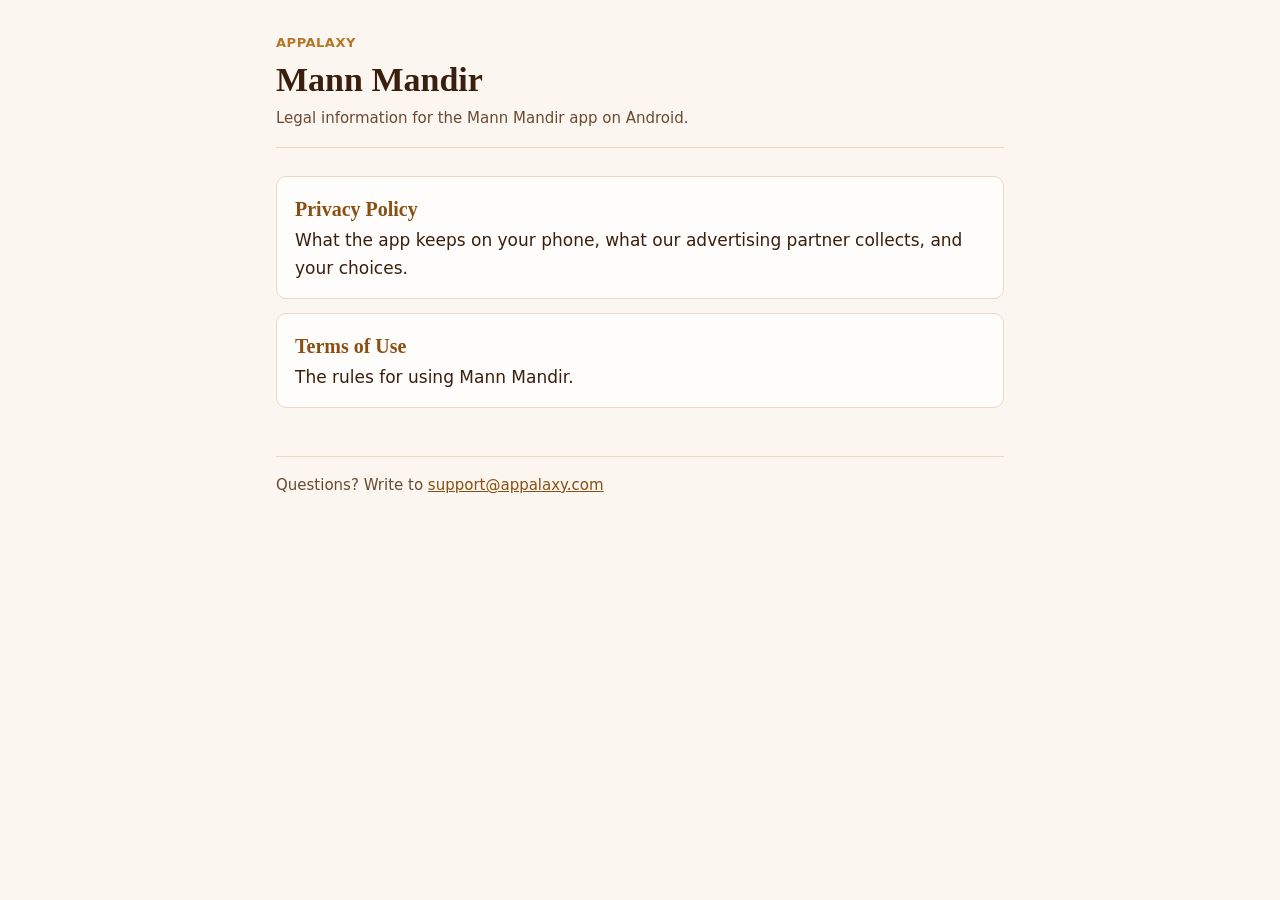
<file: index.html>
<!doctype html>
<html lang="en">
<head>
  <meta charset="utf-8">
  <meta name="viewport" content="width=device-width, initial-scale=1">
  <title>Mann Mandir – Legal</title>
  <meta name="description" content="Privacy policy and terms of use for the Mann Mandir app by Appalaxy.">
  <link rel="icon" href="data:image/svg+xml,%3Csvg xmlns=%22http://www.w3.org/2000/svg%22 viewBox=%220 0 100 100%22%3E%3Ctext y=%22.9em%22 font-size=%2290%22%3E🪔%3C/text%3E%3C/svg%3E">
  <link rel="stylesheet" href="style.css">
</head>
<body>
<main>
  <header>
    <div class="brand">Appalaxy</div>
    <h1>Mann Mandir</h1>
    <p class="updated">Legal information for the Mann Mandir app on Android.</p>
  </header>

  <div class="cards">
    <a href="privacy.html"><strong>Privacy Policy</strong><br>What the app keeps on your phone, what our advertising partner collects, and your choices.</a>
    <a href="terms.html"><strong>Terms of Use</strong><br>The rules for using Mann Mandir.</a>
  </div>

  <footer>
    Questions? Write to <a href="mailto:support@appalaxy.com">support@appalaxy.com</a>
  </footer>
</main>
</body>
</html>
</file>
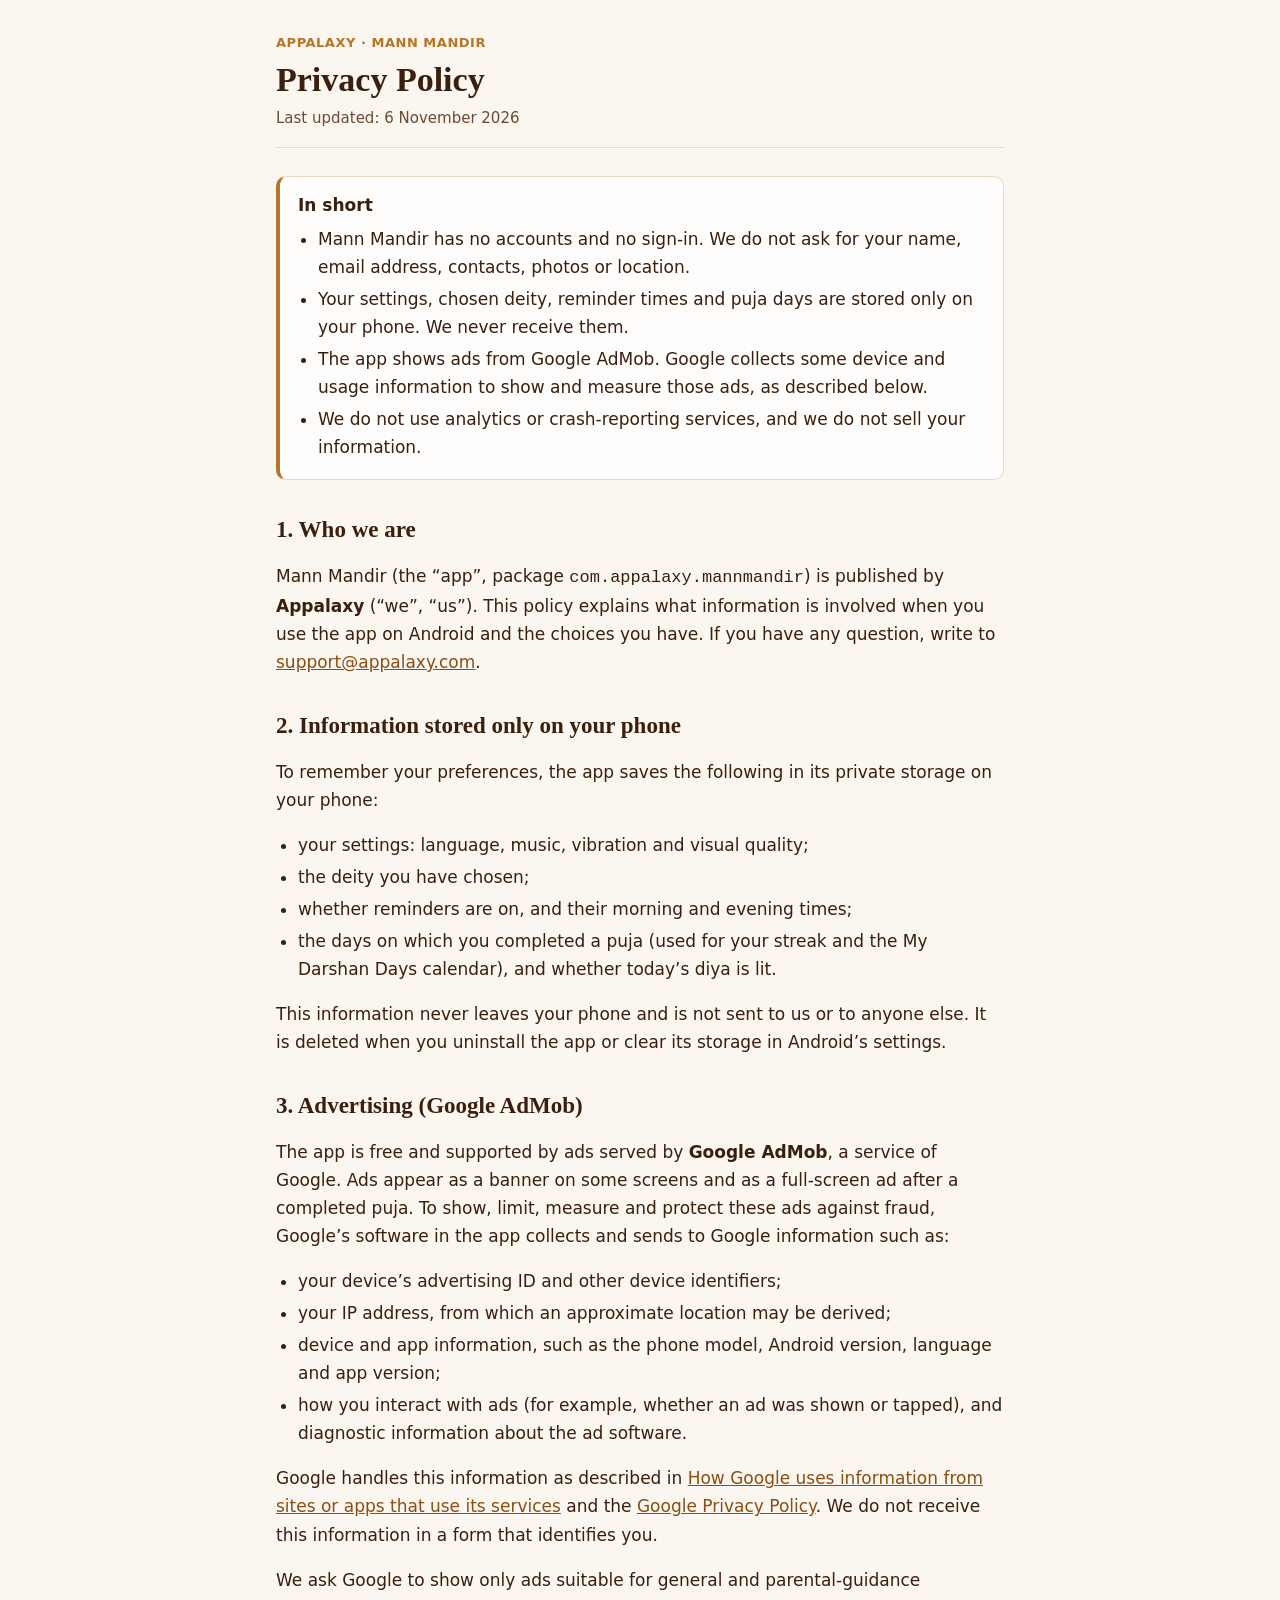
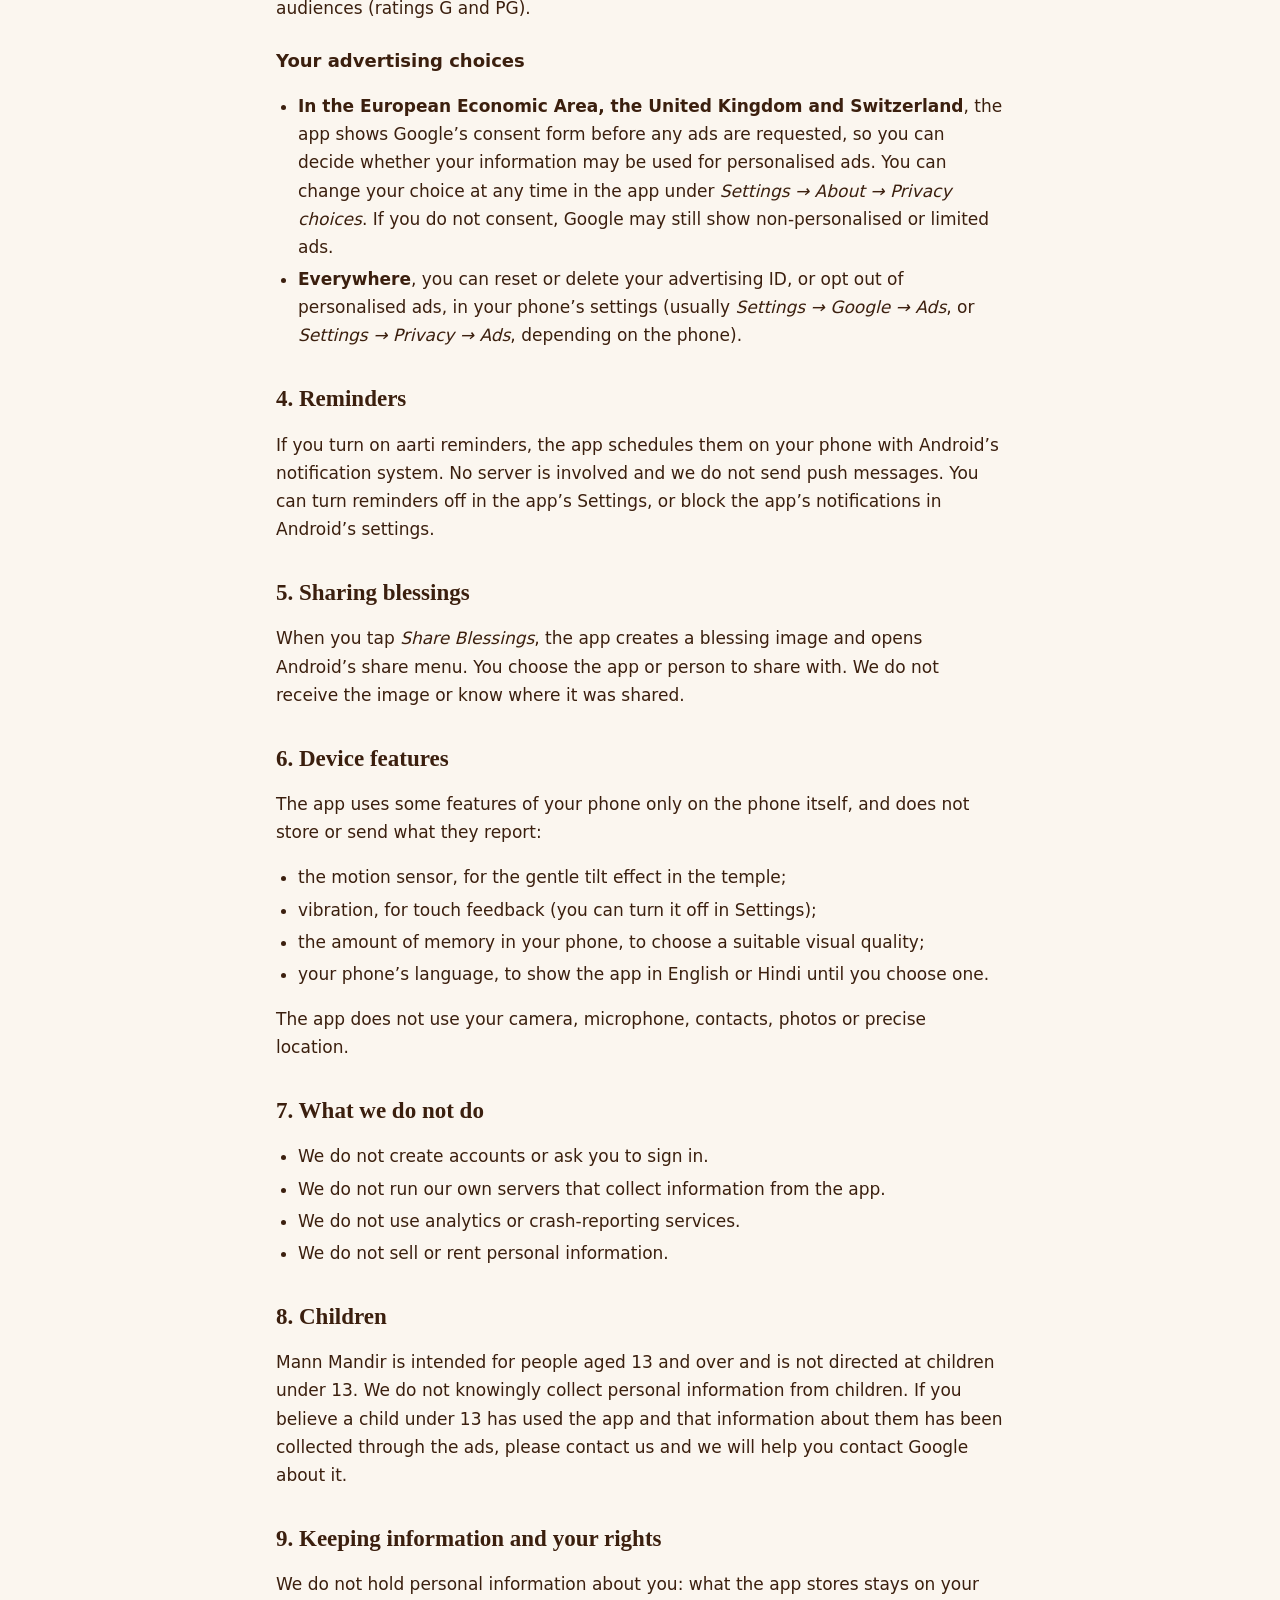
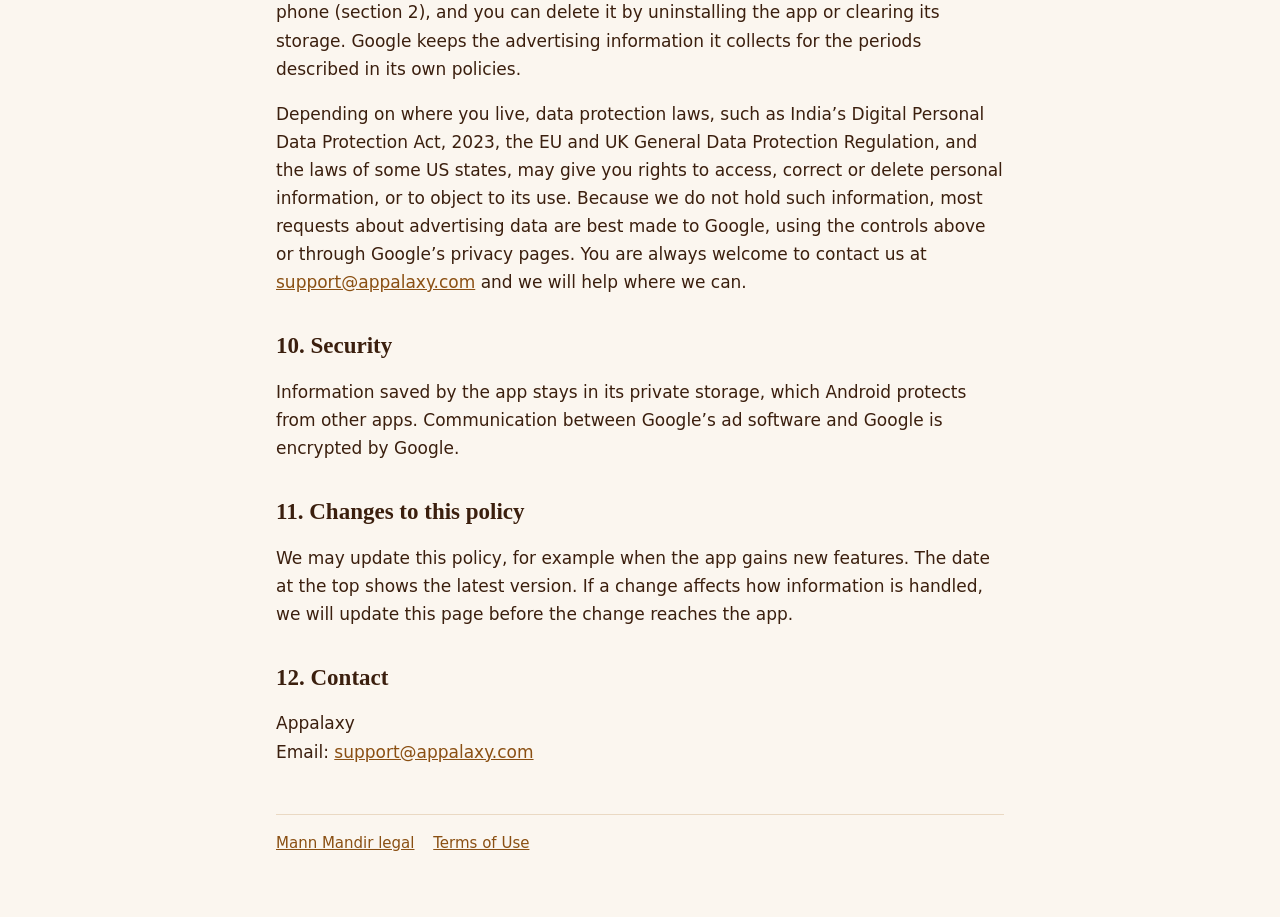
<file: privacy.html>
<!doctype html>
<html lang="en">
<head>
  <meta charset="utf-8">
  <meta name="viewport" content="width=device-width, initial-scale=1">
  <title>Mann Mandir – Privacy Policy</title>
  <meta name="description" content="How the Mann Mandir app handles your information.">
  <link rel="icon" href="data:image/svg+xml,%3Csvg xmlns=%22http://www.w3.org/2000/svg%22 viewBox=%220 0 100 100%22%3E%3Ctext y=%22.9em%22 font-size=%2290%22%3E🪔%3C/text%3E%3C/svg%3E">
  <link rel="stylesheet" href="style.css">
</head>
<body>
<main>
  <header>
    <div class="brand">Appalaxy · Mann Mandir</div>
    <h1>Privacy Policy</h1>
    <p class="updated">Last updated: 6 November 2026</p>
  </header>

  <div class="summary">
    <strong>In short</strong>
    <ul>
      <li>Mann Mandir has no accounts and no sign-in. We do not ask for your name, email address, contacts, photos or location.</li>
      <li>Your settings, chosen deity, reminder times and puja days are stored only on your phone. We never receive them.</li>
      <li>The app shows ads from Google AdMob. Google collects some device and usage information to show and measure those ads, as described below.</li>
      <li>We do not use analytics or crash-reporting services, and we do not sell your information.</li>
    </ul>
  </div>

  <h2>1. Who we are</h2>
  <p>Mann Mandir (the “app”, package <code>com.appalaxy.mannmandir</code>) is published by <strong>Appalaxy</strong> (“we”, “us”). This policy explains what information is involved when you use the app on Android and the choices you have. If you have any question, write to <a href="mailto:support@appalaxy.com">support@appalaxy.com</a>.</p>

  <h2>2. Information stored only on your phone</h2>
  <p>To remember your preferences, the app saves the following in its private storage on your phone:</p>
  <ul>
    <li>your settings: language, music, vibration and visual quality;</li>
    <li>the deity you have chosen;</li>
    <li>whether reminders are on, and their morning and evening times;</li>
    <li>the days on which you completed a puja (used for your streak and the My Darshan Days calendar), and whether today’s diya is lit.</li>
  </ul>
  <p>This information never leaves your phone and is not sent to us or to anyone else. It is deleted when you uninstall the app or clear its storage in Android’s settings.</p>

  <h2>3. Advertising (Google AdMob)</h2>
  <p>The app is free and supported by ads served by <strong>Google AdMob</strong>, a service of Google. Ads appear as a banner on some screens and as a full-screen ad after a completed puja. To show, limit, measure and protect these ads against fraud, Google’s software in the app collects and sends to Google information such as:</p>
  <ul>
    <li>your device’s advertising ID and other device identifiers;</li>
    <li>your IP address, from which an approximate location may be derived;</li>
    <li>device and app information, such as the phone model, Android version, language and app version;</li>
    <li>how you interact with ads (for example, whether an ad was shown or tapped), and diagnostic information about the ad software.</li>
  </ul>
  <p>Google handles this information as described in <a href="https://policies.google.com/technologies/partner-sites">How Google uses information from sites or apps that use its services</a> and the <a href="https://policies.google.com/privacy">Google Privacy Policy</a>. We do not receive this information in a form that identifies you.</p>
  <p>We ask Google to show only ads suitable for general and parental-guidance audiences (ratings G and PG).</p>

  <h3>Your advertising choices</h3>
  <ul>
    <li><strong>In the European Economic Area, the United Kingdom and Switzerland</strong>, the app shows Google’s consent form before any ads are requested, so you can decide whether your information may be used for personalised ads. You can change your choice at any time in the app under <em>Settings → About → Privacy choices</em>. If you do not consent, Google may still show non-personalised or limited ads.</li>
    <li><strong>Everywhere</strong>, you can reset or delete your advertising ID, or opt out of personalised ads, in your phone’s settings (usually <em>Settings → Google → Ads</em>, or <em>Settings → Privacy → Ads</em>, depending on the phone).</li>
  </ul>

  <h2>4. Reminders</h2>
  <p>If you turn on aarti reminders, the app schedules them on your phone with Android’s notification system. No server is involved and we do not send push messages. You can turn reminders off in the app’s Settings, or block the app’s notifications in Android’s settings.</p>

  <h2>5. Sharing blessings</h2>
  <p>When you tap <em>Share Blessings</em>, the app creates a blessing image and opens Android’s share menu. You choose the app or person to share with. We do not receive the image or know where it was shared.</p>

  <h2>6. Device features</h2>
  <p>The app uses some features of your phone only on the phone itself, and does not store or send what they report:</p>
  <ul>
    <li>the motion sensor, for the gentle tilt effect in the temple;</li>
    <li>vibration, for touch feedback (you can turn it off in Settings);</li>
    <li>the amount of memory in your phone, to choose a suitable visual quality;</li>
    <li>your phone’s language, to show the app in English or Hindi until you choose one.</li>
  </ul>
  <p>The app does not use your camera, microphone, contacts, photos or precise location.</p>

  <h2>7. What we do not do</h2>
  <ul>
    <li>We do not create accounts or ask you to sign in.</li>
    <li>We do not run our own servers that collect information from the app.</li>
    <li>We do not use analytics or crash-reporting services.</li>
    <li>We do not sell or rent personal information.</li>
  </ul>

  <h2>8. Children</h2>
  <p>Mann Mandir is intended for people aged 13 and over and is not directed at children under 13. We do not knowingly collect personal information from children. If you believe a child under 13 has used the app and that information about them has been collected through the ads, please contact us and we will help you contact Google about it.</p>

  <h2>9. Keeping information and your rights</h2>
  <p>We do not hold personal information about you: what the app stores stays on your phone (section 2), and you can delete it by uninstalling the app or clearing its storage. Google keeps the advertising information it collects for the periods described in its own policies.</p>
  <p>Depending on where you live, data protection laws, such as India’s Digital Personal Data Protection Act, 2023, the EU and UK General Data Protection Regulation, and the laws of some US states, may give you rights to access, correct or delete personal information, or to object to its use. Because we do not hold such information, most requests about advertising data are best made to Google, using the controls above or through Google’s privacy pages. You are always welcome to contact us at <a href="mailto:support@appalaxy.com">support@appalaxy.com</a> and we will help where we can.</p>

  <h2>10. Security</h2>
  <p>Information saved by the app stays in its private storage, which Android protects from other apps. Communication between Google’s ad software and Google is encrypted by Google.</p>

  <h2>11. Changes to this policy</h2>
  <p>We may update this policy, for example when the app gains new features. The date at the top shows the latest version. If a change affects how information is handled, we will update this page before the change reaches the app.</p>

  <h2>12. Contact</h2>
  <p>Appalaxy<br>Email: <a href="mailto:support@appalaxy.com">support@appalaxy.com</a></p>

  <footer>
    <a href="index.html">Mann Mandir legal</a>
    <a href="terms.html">Terms of Use</a>
  </footer>
</main>
</body>
</html>
</file>
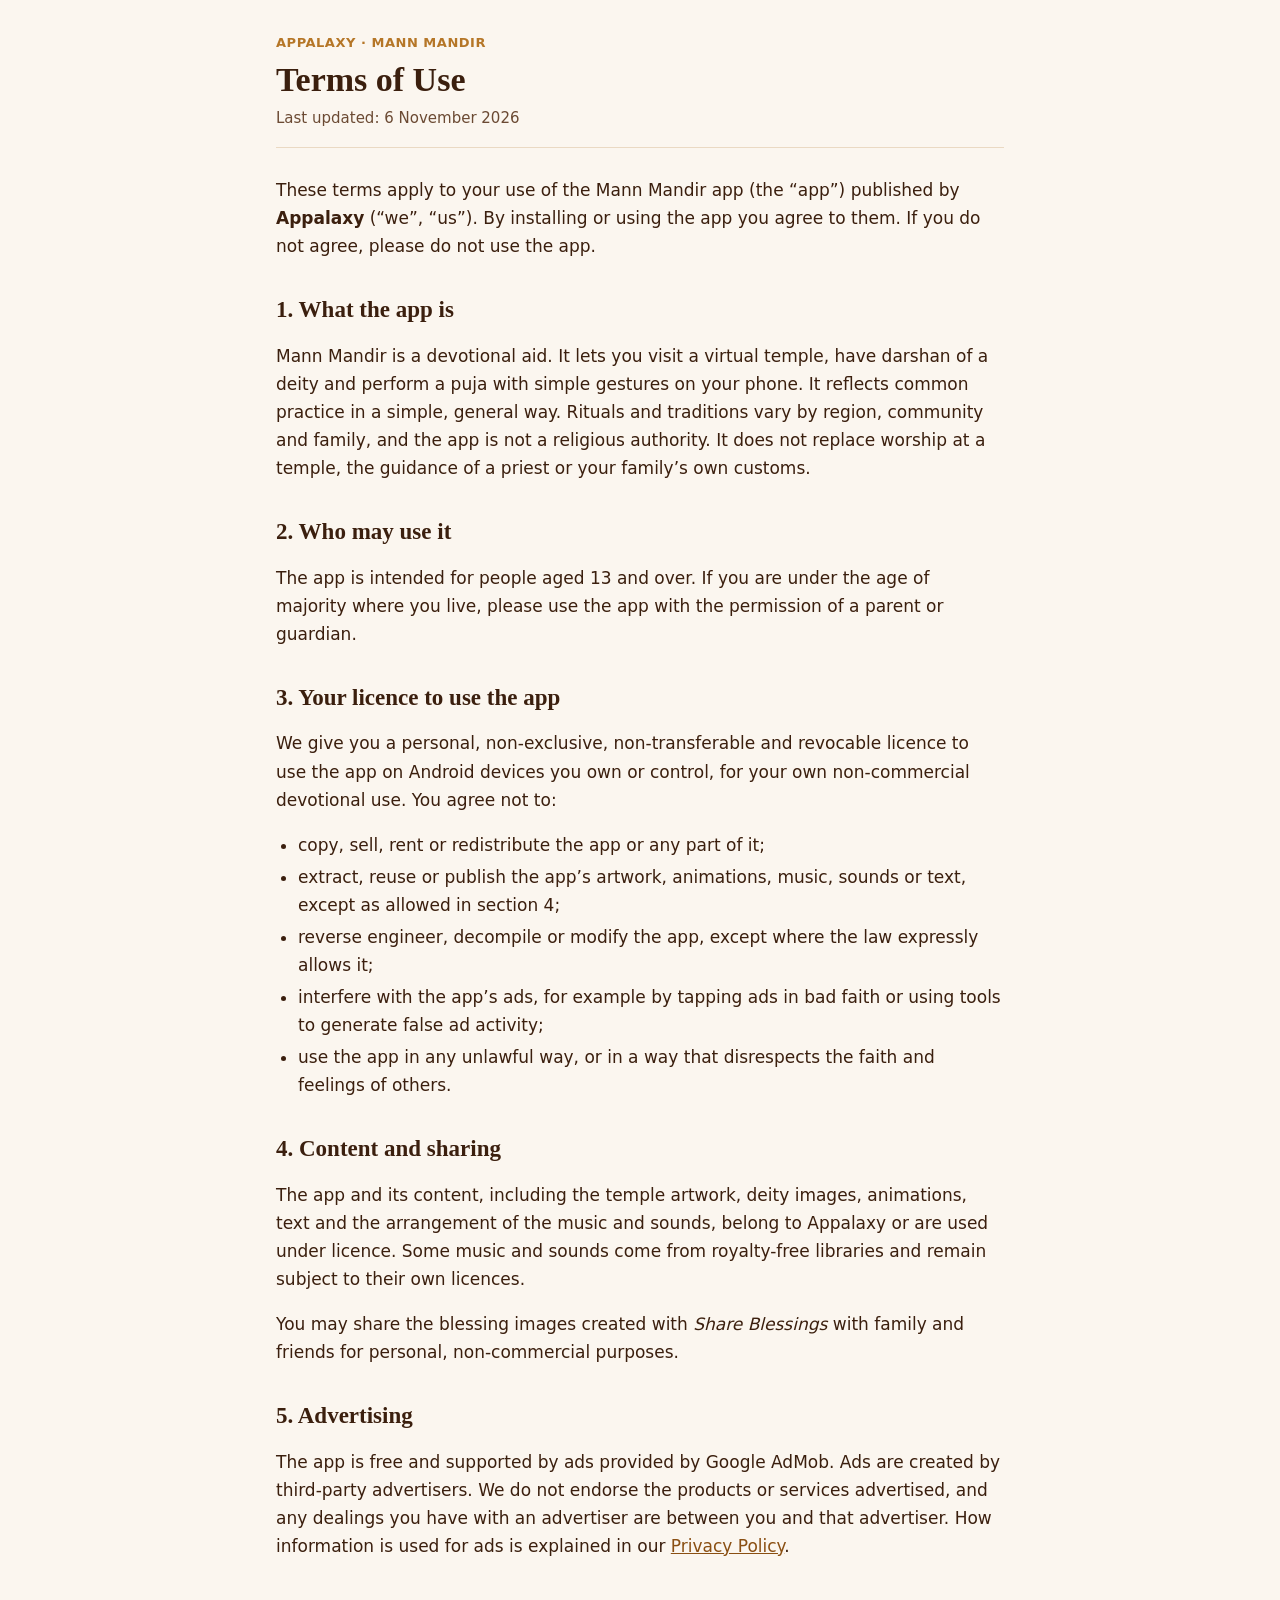
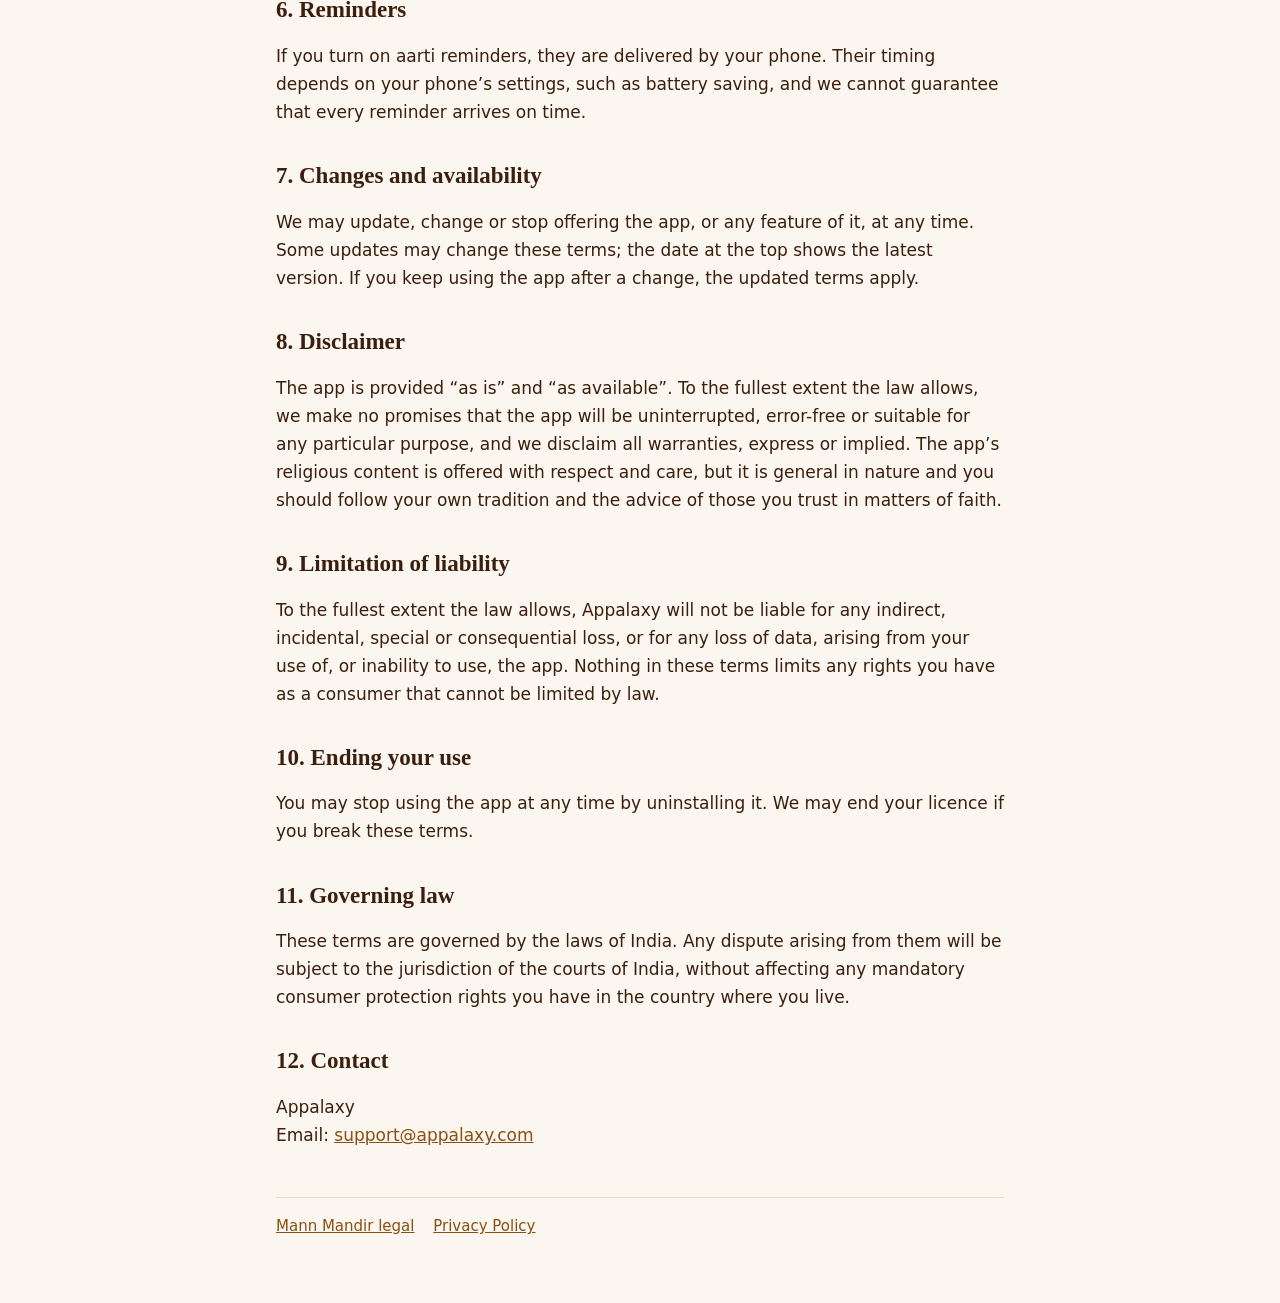
<file: terms.html>
<!doctype html>
<html lang="en">
<head>
  <meta charset="utf-8">
  <meta name="viewport" content="width=device-width, initial-scale=1">
  <title>Mann Mandir – Terms of Use</title>
  <meta name="description" content="The terms for using the Mann Mandir app.">
  <link rel="icon" href="data:image/svg+xml,%3Csvg xmlns=%22http://www.w3.org/2000/svg%22 viewBox=%220 0 100 100%22%3E%3Ctext y=%22.9em%22 font-size=%2290%22%3E🪔%3C/text%3E%3C/svg%3E">
  <link rel="stylesheet" href="style.css">
</head>
<body>
<main>
  <header>
    <div class="brand">Appalaxy · Mann Mandir</div>
    <h1>Terms of Use</h1>
    <p class="updated">Last updated: 6 November 2026</p>
  </header>

  <p>These terms apply to your use of the Mann Mandir app (the “app”) published by <strong>Appalaxy</strong> (“we”, “us”). By installing or using the app you agree to them. If you do not agree, please do not use the app.</p>

  <h2>1. What the app is</h2>
  <p>Mann Mandir is a devotional aid. It lets you visit a virtual temple, have darshan of a deity and perform a puja with simple gestures on your phone. It reflects common practice in a simple, general way. Rituals and traditions vary by region, community and family, and the app is not a religious authority. It does not replace worship at a temple, the guidance of a priest or your family’s own customs.</p>

  <h2>2. Who may use it</h2>
  <p>The app is intended for people aged 13 and over. If you are under the age of majority where you live, please use the app with the permission of a parent or guardian.</p>

  <h2>3. Your licence to use the app</h2>
  <p>We give you a personal, non-exclusive, non-transferable and revocable licence to use the app on Android devices you own or control, for your own non-commercial devotional use. You agree not to:</p>
  <ul>
    <li>copy, sell, rent or redistribute the app or any part of it;</li>
    <li>extract, reuse or publish the app’s artwork, animations, music, sounds or text, except as allowed in section 4;</li>
    <li>reverse engineer, decompile or modify the app, except where the law expressly allows it;</li>
    <li>interfere with the app’s ads, for example by tapping ads in bad faith or using tools to generate false ad activity;</li>
    <li>use the app in any unlawful way, or in a way that disrespects the faith and feelings of others.</li>
  </ul>

  <h2>4. Content and sharing</h2>
  <p>The app and its content, including the temple artwork, deity images, animations, text and the arrangement of the music and sounds, belong to Appalaxy or are used under licence. Some music and sounds come from royalty-free libraries and remain subject to their own licences.</p>
  <p>You may share the blessing images created with <em>Share Blessings</em> with family and friends for personal, non-commercial purposes.</p>

  <h2>5. Advertising</h2>
  <p>The app is free and supported by ads provided by Google AdMob. Ads are created by third-party advertisers. We do not endorse the products or services advertised, and any dealings you have with an advertiser are between you and that advertiser. How information is used for ads is explained in our <a href="privacy.html">Privacy Policy</a>.</p>

  <h2>6. Reminders</h2>
  <p>If you turn on aarti reminders, they are delivered by your phone. Their timing depends on your phone’s settings, such as battery saving, and we cannot guarantee that every reminder arrives on time.</p>

  <h2>7. Changes and availability</h2>
  <p>We may update, change or stop offering the app, or any feature of it, at any time. Some updates may change these terms; the date at the top shows the latest version. If you keep using the app after a change, the updated terms apply.</p>

  <h2>8. Disclaimer</h2>
  <p>The app is provided “as is” and “as available”. To the fullest extent the law allows, we make no promises that the app will be uninterrupted, error-free or suitable for any particular purpose, and we disclaim all warranties, express or implied. The app’s religious content is offered with respect and care, but it is general in nature and you should follow your own tradition and the advice of those you trust in matters of faith.</p>

  <h2>9. Limitation of liability</h2>
  <p>To the fullest extent the law allows, Appalaxy will not be liable for any indirect, incidental, special or consequential loss, or for any loss of data, arising from your use of, or inability to use, the app. Nothing in these terms limits any rights you have as a consumer that cannot be limited by law.</p>

  <h2>10. Ending your use</h2>
  <p>You may stop using the app at any time by uninstalling it. We may end your licence if you break these terms.</p>

  <h2>11. Governing law</h2>
  <p>These terms are governed by the laws of India. Any dispute arising from them will be subject to the jurisdiction of the courts of India, without affecting any mandatory consumer protection rights you have in the country where you live.</p>

  <h2>12. Contact</h2>
  <p>Appalaxy<br>Email: <a href="mailto:support@appalaxy.com">support@appalaxy.com</a></p>

  <footer>
    <a href="index.html">Mann Mandir legal</a>
    <a href="privacy.html">Privacy Policy</a>
  </footer>
</main>
</body>
</html>
</file>
<file: style.css>
:root {
  --bg: #fbf6ef;
  --card: #fffdfb;
  --ink: #3b1f0e;
  --muted: #6b4a33;
  --gold: #b57627;
  --rule: #ead9c3;
  --link: #8a4f12;
}
@media (prefers-color-scheme: dark) {
  :root {
    --bg: #1d0f05;
    --card: #2a1506;
    --ink: #f4e7d6;
    --muted: #d2b99c;
    --gold: #e0a654;
    --rule: #4a2a14;
    --link: #f0b867;
  }
}
* { box-sizing: border-box; }
html { -webkit-text-size-adjust: 100%; }
body {
  overflow-wrap: break-word;
  margin: 0;
  background: var(--bg);
  color: var(--ink);
  font: 17px/1.65 system-ui, -apple-system, "Segoe UI", Roboto, "Noto Sans", sans-serif;
}
main {
  max-width: 760px;
  margin: 0 auto;
  padding: 32px 16px 64px;
}
header { border-bottom: 1px solid var(--rule); margin-bottom: 28px; padding-bottom: 16px; }
.brand { color: var(--gold); font-weight: 600; letter-spacing: 0.04em; text-transform: uppercase; font-size: 13px; }
h1, h2 { font-family: Georgia, "Times New Roman", serif; line-height: 1.25; }
h1 { font-size: 34px; margin: 6px 0 4px; }
h2 { font-size: 23px; margin: 36px 0 8px; }
h3 { font-size: 18px; margin: 24px 0 4px; }
.updated { color: var(--muted); font-size: 15px; margin: 0; }
.summary {
  background: var(--card);
  border: 1px solid var(--rule);
  border-left: 4px solid var(--gold);
  border-radius: 10px;
  padding: 14px 18px;
  margin: 0 0 8px;
}
.summary ul { margin: 6px 0 0; padding-left: 20px; }
a { color: var(--link); }
ul { padding-left: 22px; }
li { margin: 4px 0; }
.cards { display: grid; gap: 14px; margin-top: 20px; }
.cards a {
  display: block;
  background: var(--card);
  border: 1px solid var(--rule);
  border-radius: 10px;
  padding: 16px 18px;
  text-decoration: none;
  color: var(--ink);
}
.cards strong { font-family: Georgia, serif; font-size: 20px; color: var(--link); }
footer { border-top: 1px solid var(--rule); margin-top: 48px; padding-top: 16px; color: var(--muted); font-size: 15px; }
footer a { margin-right: 14px; }
</file>
